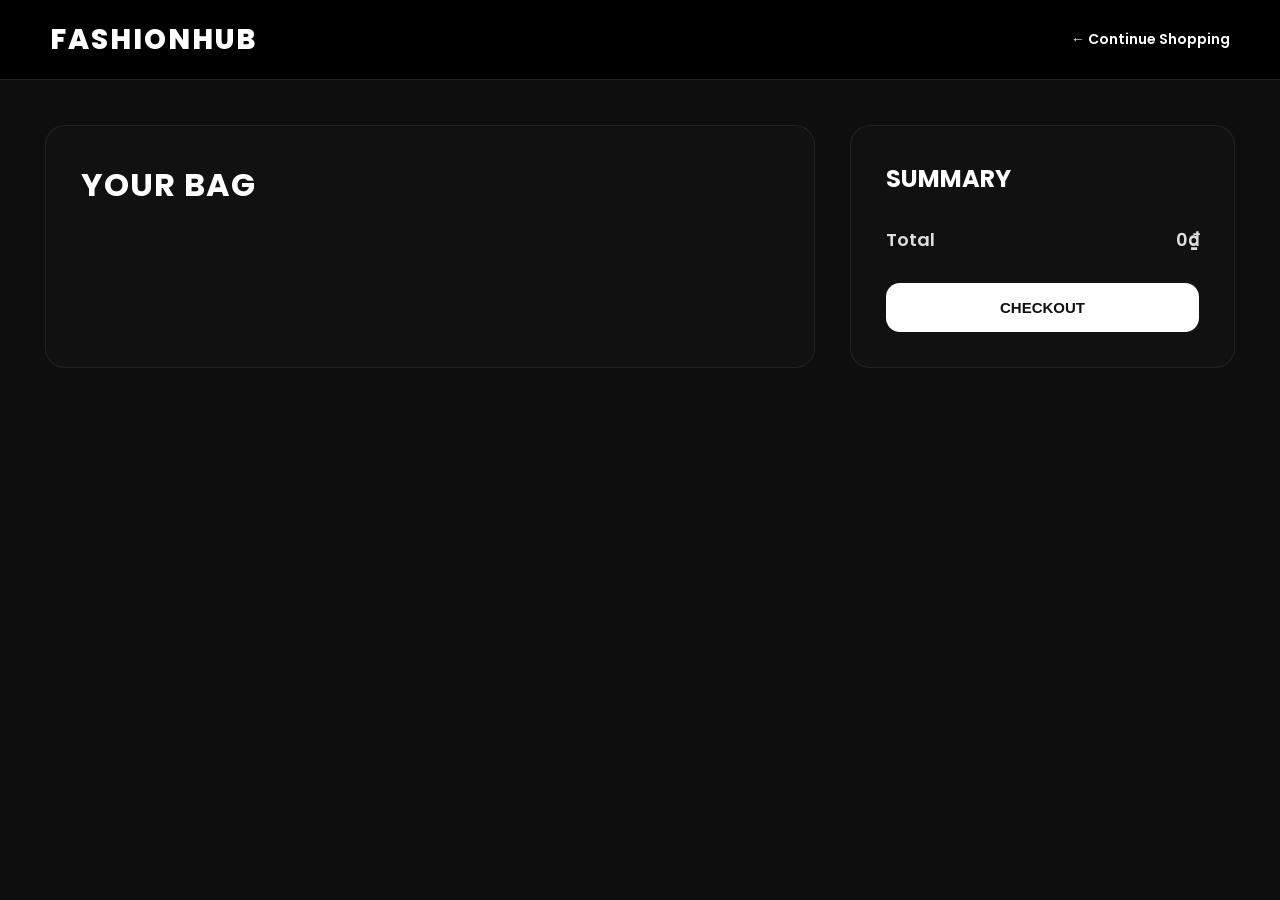
<file: cart.html>
<!DOCTYPE html>
<html lang="en">

<head>
    <meta charset="UTF-8">
    <meta name="viewport" content="width=device-width, initial-scale=1.0">

    <title>Cart - FashionHub</title>

    <link rel="stylesheet" href="./css/cart.css">
    <link href="https://fonts.googleapis.com/css2?family=Poppins:wght@300;400;500;600;700&display=swap" rel="stylesheet">
</head>

<body>

    <!-- HEADER -->
    <header class="cart-header">

        <div class="logo">FASHIONHUB</div>

        <a href="index.html" class="back-btn">
            ← Continue Shopping
        </a>

    </header>

    <!-- CART -->
    <section class="cart-page">

        <div class="cart-left">

            <h1>YOUR BAG</h1>

            <div id="cartItems"></div>

        </div>

        <div class="cart-right">

            <h2>SUMMARY</h2>

            <div class="summary-row">
                <span>Total</span>
                <span id="total">0₫</span>
            </div>

          <button onclick="window.location.href='checkout.html'" class="checkout-btn">
            CHECKOUT
                </button>

        </div>

    </section>
    <script src="./java/api.js" defer></script>
    <script src="./java/cart.js"></script>

</body>
</html>
</file>
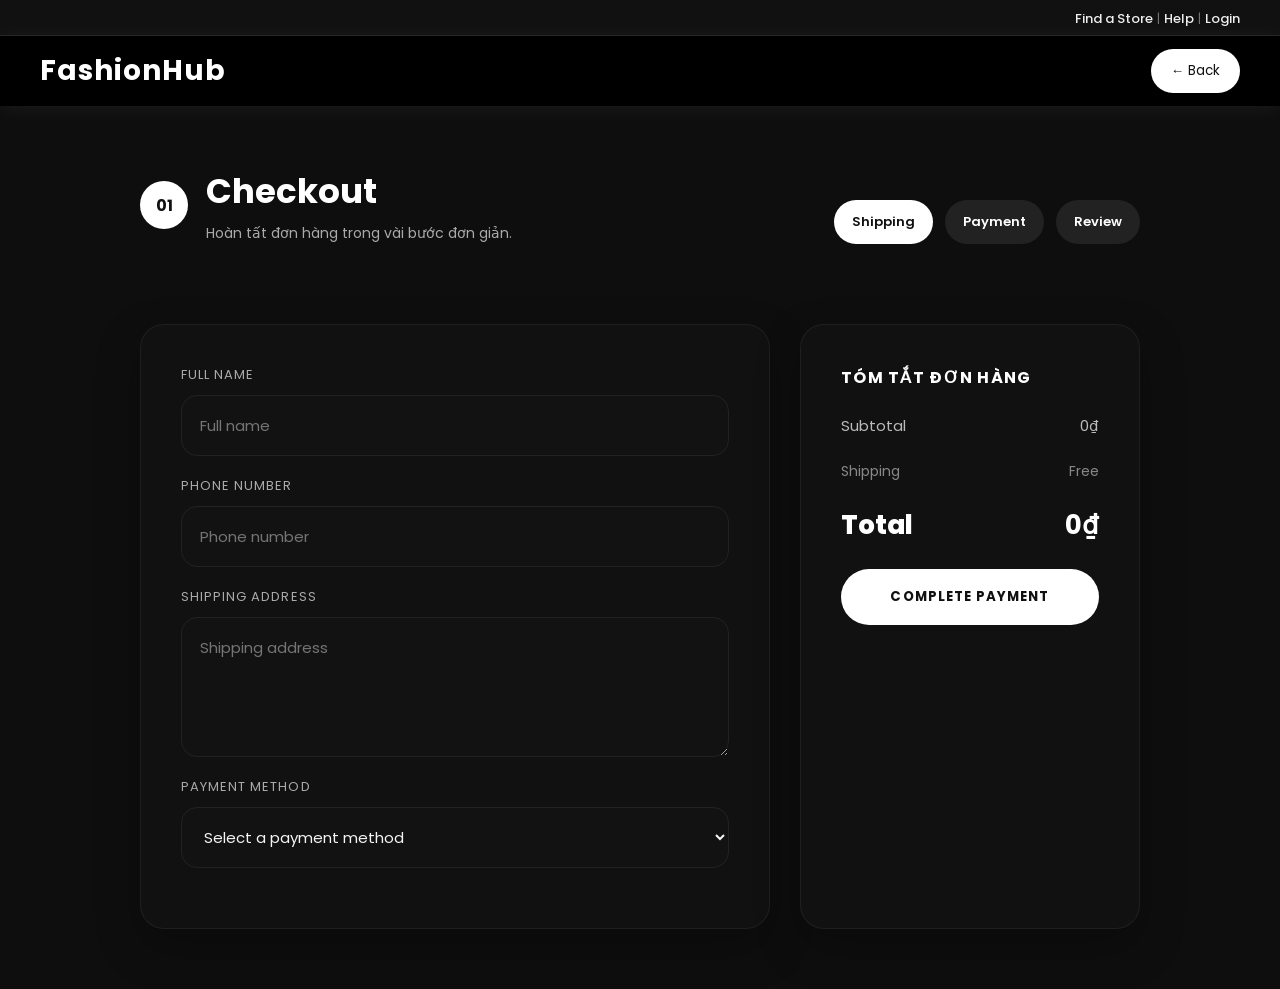
<file: checkout.html>
<!DOCTYPE html>
<html lang="en">

<head>

<meta charset="UTF-8">

<meta
name="viewport"
content=
"width=device-width,initial-scale=1">

<title>
Checkout
</title>

<link
rel="stylesheet"
href="./css/checkout.css">

<link
href="https://fonts.googleapis.com/css2?family=Poppins:wght@300;400;500;600;700&display=swap"
rel="stylesheet">

<script src="./java/api.js" defer></script>
<script
src="./java/checkout.js"
defer>
</script>

</head>

<body>
    

<div class="top-navbar">
  <nav>
    <a href="#">Find a Store</a>
    <span>|</span>
    <a href="#">Help</a>
    <span>|</span>
    <a href="login.html" id="authBtn" onclick="handleAuthAction()">Login</a>
  </nav>
</div>

<header class="main-header">
  <a class="logo" href="index.html">FashionHub</a>

<button
class="back"

onclick="
location.href='cart.html'
">

← Back

</button>

</header>


<section class="checkout">
  <div class="checkout-header">
    <div class="section-title">
      <span>01</span>
      <div>
        <h1>Checkout</h1>
        <p>Hoàn tất đơn hàng trong vài bước đơn giản.</p>
      </div>
    </div>
    <div class="steps">
      <div class="step active">Shipping</div>
      <div class="step">Payment</div>
      <div class="step">Review</div>
    </div>
  </div>

  <div id="checkoutItems"></div>

  <div class="form">
    <div class="form-left">
      <div class="field-group">
        <label for="name">Full name</label>
        <input id="name" placeholder="Full name">
      </div>
      <div class="field-group">
        <label for="phone">Phone number</label>
        <input id="phone" placeholder="Phone number">
      </div>
      <div class="field-group">
        <label for="address">Shipping address</label>
        <textarea id="address" placeholder="Shipping address"></textarea>
      </div>
      <div class="field-group">
        <label for="paymentMethod">Payment method</label>
        <select id="paymentMethod">
          <option value="">Select a payment method</option>
          <option value="momo">Momo</option>
          <option value="bank">Bank transfer</option>
          <option value="card">Card</option>
        </select>
      </div>
    </div>
    <aside class="form-right">
      <div class="summary-panel">
        <div class="summary-title">Tóm tắt đơn hàng</div>
        <div class="summary-line">
          <span>Subtotal</span>
          <span id="total">0₫</span>
        </div>
        <div class="summary-line small">
          <span>Shipping</span>
          <span>Free</span>
        </div>
        <div class="summary-total">
          <span>Total</span>
          <strong id="summaryTotal">0₫</strong>
        </div>
        <button onclick="placeOrder()">Complete payment</button>
      </div>
    </aside>
  </div>
</section>

</body>

</html>
</file>
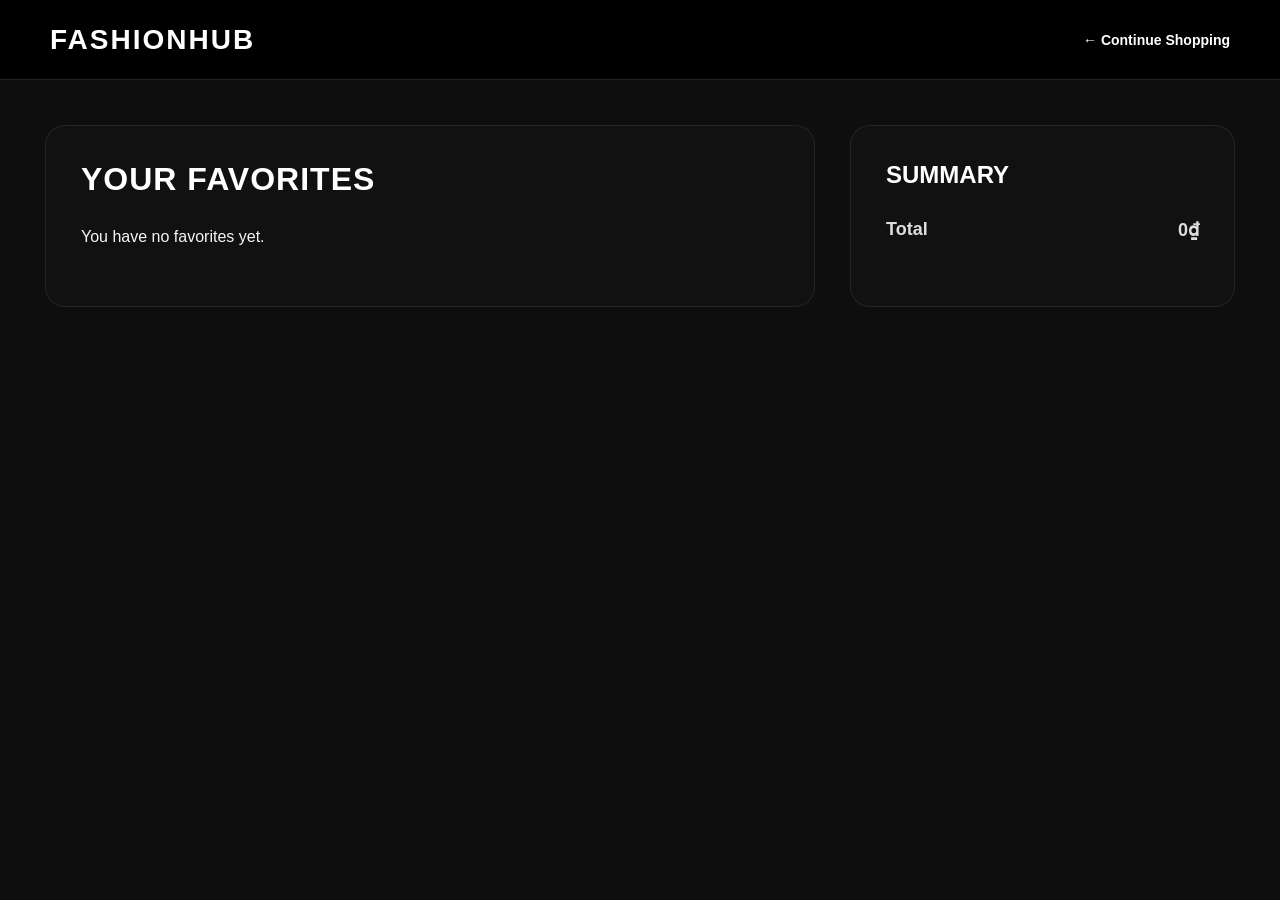
<file: favorite.html>
<!DOCTYPE html>
<html lang="en">

<head>
    <meta charset="UTF-8">
    <meta name="viewport" content="width=device-width, initial-scale=1.0">
    <title>Favorites - FashionHub</title>
    <link rel="stylesheet" href="./css/cart.css">
</head>

<body>
    <header class="cart-header">
        <div class="logo">FASHIONHUB</div>
        <a href="index.html" class="back-btn">← Continue Shopping</a>
    </header>

    <section class="cart-page">
        <div class="cart-left">
            <h1>YOUR FAVORITES</h1>
            <div id="favoriteItems"></div>
        </div>
        <div class="cart-right">
            <h2>SUMMARY</h2>
            <div class="summary-row">
                <span>Total</span>
                <span id="favoriteTotal">0₫</span>
            </div>
        </div>
    </section>

    <script src="./java/api.js" defer></script>
    <script src="./java/favorite.js"></script>
</body>

</html>
</file>
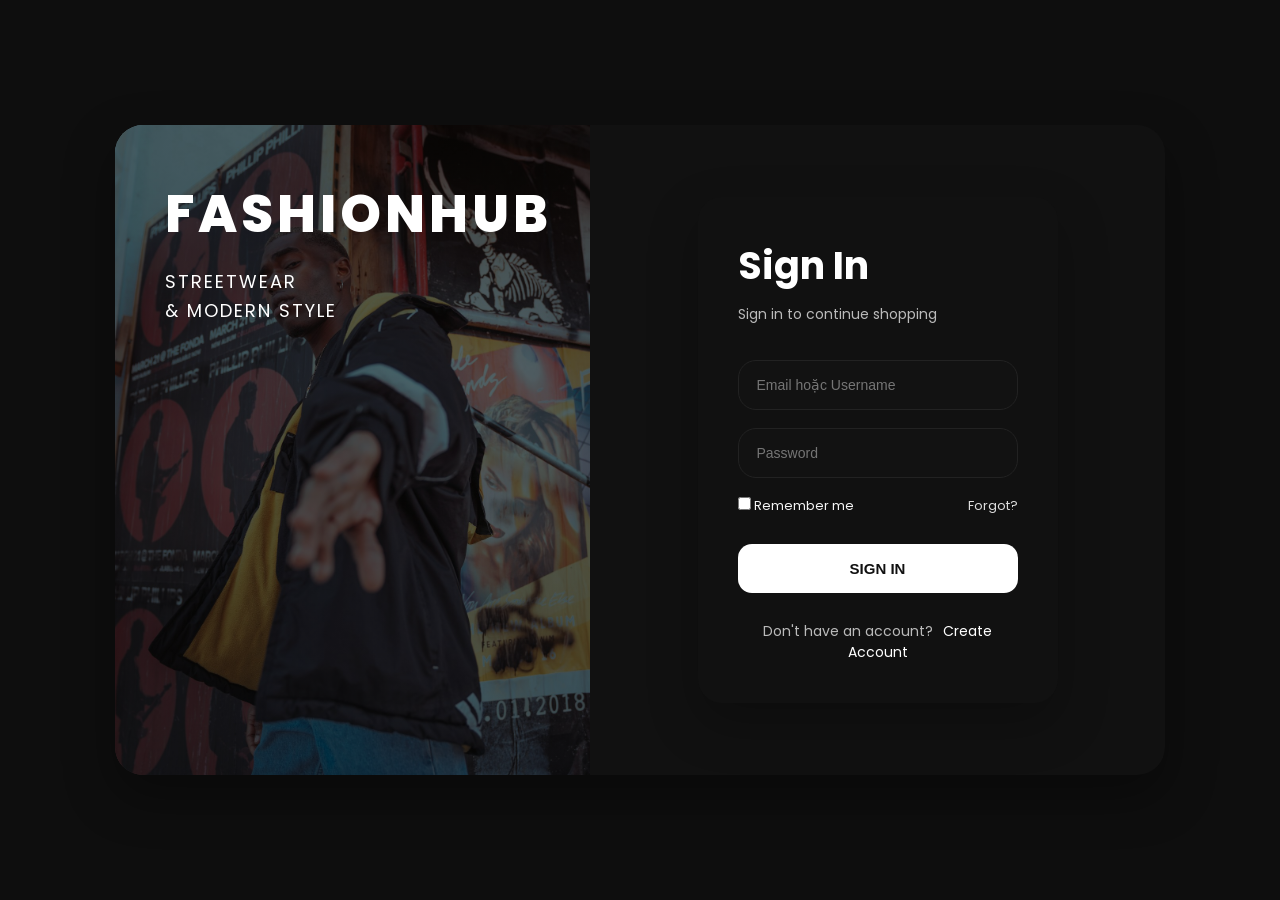
<file: login.html>
<!DOCTYPE html>
<html lang="en">

<head>
    <meta charset="UTF-8">

    <meta name="viewport"
          content="width=device-width, initial-scale=1.0">

    <title>FashionHub Login</title>

    <link rel="stylesheet" href="./css/login.css">

    <link href="https://fonts.googleapis.com/css2?family=Poppins:wght@300;400;500;600;700;800&display=swap"
          rel="stylesheet">
</head>

<body class="body">

    <div class="login-container">

        <div class="left-side">

            <div class="overlay">

                <h1>FASHIONHUB</h1>

                <p>
                    STREETWEAR<br>
                    & MODERN STYLE
                </p>

            </div>

        </div>

        <div class="right-side">

            <form id="loginForm" class="form">

                <h2>Sign In</h2>

                <p class="subtitle">
                    Sign in to continue shopping
                </p>

                <input type="text"
                       id="username"
                       class="input"
                       placeholder="Email hoặc Username"
                       required>

                <input type="password"
                       id="password"
                       class="input"
                       placeholder="Password"
                       required>

                <div class="form-options">

                    <label>
                        <input type="checkbox">
                        Remember me
                    </label>

                    <a href="#">
                        Forgot?
                    </a>

                </div>

                <button type="submit" class="button">
                    SIGN IN
                </button>

                <div class="register-link">

                    <span>Don't have an account?</span>

                    <a href="register.html">
                        Create Account
                    </a>

                </div>

                <p id="message"></p>

            </form>

        </div>

    </div>

    <script src="./java/api.js" defer></script>
    <script src="./java/login.js"></script>

</body>
</html>
</file>
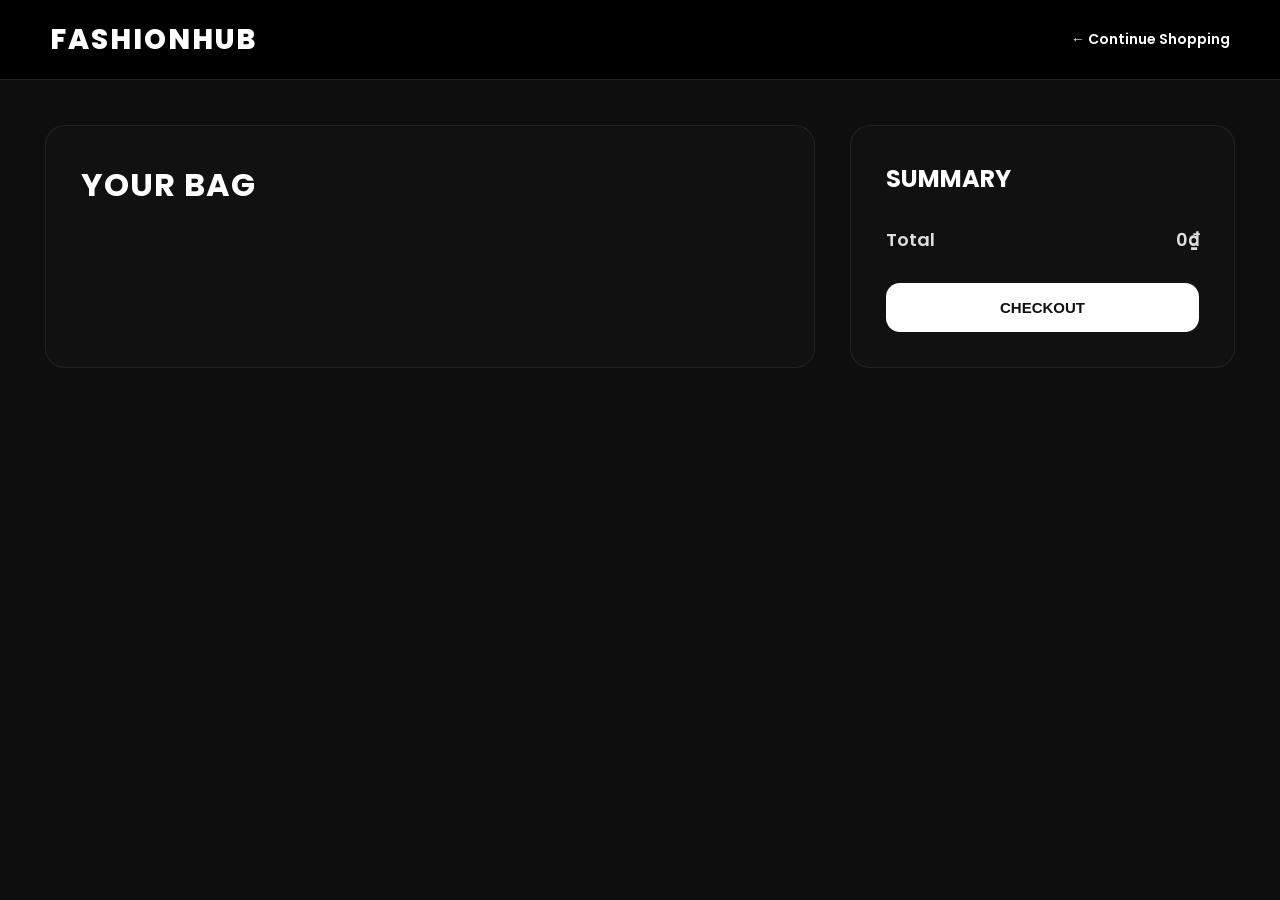
<file: payment.html>
<!DOCTYPE html>
<html lang="en">

<head>
<meta charset="UTF-8">
<meta name="viewport" content="width=device-width,initial-scale=1">
<title>Payment</title>
<link rel="stylesheet" href="./css/checkout.css">
<script src="./java/api.js" defer></script>
<script src="./java/payment.js" defer></script>
</head>

<body>
<header class="main-header">
  <a class="logo" href="index.html">FashionHub</a>
  <button class="back" onclick="location.href='checkout.html'">← Back to Checkout</button>
</header>

<section class="checkout payment-page">
  <div class="checkout-header">
    <div class="section-title">
      <span>02</span>
      <div>
        <h1>Payment</h1>
        <p>Confirm your details and complete your order.</p>
      </div>
    </div>
    <div class="steps">
      <div class="step">Shipping</div>
      <div class="step active">Payment</div>
      <div class="step">Complete</div>
    </div>
  </div>

  <div class="payment-grid">
    <div class="payment-left">
      <div class="panel panel-soft">
        <div class="panel-head">
          <div>
            <span class="panel-label">Delivery details</span>
            <h2>Review order</h2>
          </div>
          <div class="panel-meta">Secure payment</div>
        </div>
        <div id="paymentSummary"></div>
      </div>
    </div>

    <aside class="payment-right">
      <div class="panel panel-dark">
        <div class="summary-title">Order summary</div>
        <div class="summary-line">
          <span>Items</span>
          <span id="itemCount">0</span>
        </div>
        <div class="summary-line">
          <span>Delivery</span>
          <span>Free</span>
        </div>
        <div class="summary-total">
          <span>Total</span>
          <strong id="summaryTotal">0₫</strong>
        </div>
        <button onclick="completePayment()">Pay securely</button>
      </div>
    </aside>
  </div>
</section>
</body>

</html>
</file>
<file: css/cart.css>
*{
    margin:0;
    padding:0;
    box-sizing:border-box;
}

body{
    font-family:'Poppins',sans-serif;

    background:#0e0e0e;

    color:#f5f5f5;
}

/* HEADER */

.cart-header{
    height:80px;

    display:flex;
    justify-content:space-between;
    align-items:center;

    padding:0 50px;

    background:#000;

    border-bottom:1px solid #222;
}

.logo{
    font-size:28px;
    font-weight:800;

    letter-spacing:2px;
    color:#fff;
}

.back-btn{
    text-decoration:none;

    color:#fff;

    font-size:14px;
    font-weight:600;
}

/* PAGE */

.cart-page{
    display:grid;

    grid-template-columns:2fr 1fr;

    gap:35px;

    padding:45px;
}

/* LEFT */

.cart-left{
    background:#111;

    padding:35px;

    border-radius:20px;
    border:1px solid rgba(255,255,255,0.08);
}

.cart-left h1{
    margin-bottom:30px;

    font-size:32px;

    letter-spacing:1px;
    color:#fff;
}

/* RIGHT */

.cart-right{
    height:fit-content;

    background:#111;

    padding:35px;

    border-radius:20px;
    border:1px solid rgba(255,255,255,0.08);
}

.cart-right h2{
    margin-bottom:30px;

    font-size:24px;
    color:#fff;
}

.summary-row{
    display:flex;
    justify-content:space-between;

    margin-bottom:30px;

    font-size:18px;
    font-weight:600;
    color:#ddd;
}

/* BUTTON */

.checkout-btn{
    width:100%;

    padding:16px;

    border:none;

    border-radius:14px;

    background:#fff;

    color:#111;

    font-size:15px;
    font-weight:600;

    cursor:pointer;

    transition:0.3s;
}

.checkout-btn:hover{
    background:#f1f1f1;
}

/* CART ITEM */

.cart-item{
    display:flex;
    align-items:center;

    gap:18px;

    padding:18px 0;

    border-bottom:1px solid #222;
}

.cart-item img{
    width:110px;
    height:110px;

    object-fit:cover;

    border-radius:14px;
}

.cart-info h3{
    font-size:17px;

    margin-bottom:8px;
    color:#fff;
}

.cart-info p{
    color:#bbb;
}

.cart-actions{
    display:flex;
    flex-direction:column;
    gap:10px;
}

.cart-actions button{
    border:none;
    border-radius:12px;
    padding:10px 14px;
    cursor:pointer;
    font-weight:600;
    color:#fff;
    background:#222;
}

.favorite-btn{
    background:#222;
    color:#fff;
}

.favorite-btn:hover{
    background:#333;
}

.remove-btn{
    background:#111;
    color:#fff;
}

.remove-btn:hover{
    background:#222;
}

/* RESPONSIVE */

@media(max-width:900px){

    .cart-page{
        grid-template-columns:1fr;
    }

}

/* Disable hover pop-up animations globally */
*,
*::before,
*::after {
    transition: none !important;
    animation: none !important;
}

*:hover {
    transform: none !important;
}
</file>
<file: css/checkout.css>
﻿*{
  margin:0;
  padding:0;
  box-sizing:border-box;
  font-family:Poppins,sans-serif;
}

body{
  background:#0e0e0e;
  font-family:'Poppins',sans-serif;
  color:#f5f5f5;
}

.top-navbar{
  height:36px;
  display:flex;
  align-items:center;
  justify-content:flex-end;
  gap:12px;
  padding:0 40px;
  background:#111;
  border-bottom:1px solid #222;
}

.top-navbar a{
  display:inline-block;
  text-decoration:none;
  color:#eee;
  font-size:13px;
  font-weight:500;
  transition:0.3s;
}

.top-navbar a:hover{
  opacity:0.8;
}

.top-navbar span{
  color:#777;
  font-size:12px;
}

.main-header{
  height:70px;
  display:flex;
  justify-content:space-between;
  align-items:center;
  padding:0 40px;
  background:#000;
  position:sticky;
  top:0;
  z-index:9999;
  box-shadow:0 2px 20px rgba(255,255,255,0.06);
}

.logo{
  color:#fff;
  text-decoration:none;
  font-family:'Poppins', sans-serif;
  font-size:28px;
  font-weight:700;
  letter-spacing:1px;
}

.back{
  padding:12px 20px;
  border:none;
  background:#fff;
  color:#111;
  border-radius:999px;
  cursor:pointer;
}

.checkout{
  max-width:1080px;
  margin:auto;
  padding:60px 40px;
}

.checkout-header{
  display:flex;
  justify-content:space-between;
  align-items:flex-end;
  gap:20px;
  margin-bottom:40px;
}

.section-title{
  display:flex;
  align-items:center;
  gap:18px;
}

.section-title span{
  display:flex;
  width:48px;
  height:48px;
  align-items:center;
  justify-content:center;
  border-radius:50%;
  background:#fff;
  color:#111;
  font-weight:700;
}

.section-title h1{
  font-size:34px;
  margin-bottom:6px;
  color:#fff;
}

.section-title p{
  color:#aaa;
  font-size:14px;
}

.steps{
  display:flex;
  gap:12px;
  flex-wrap:wrap;
}

.step{
  padding:12px 18px;
  border-radius:999px;
  background:#222;
  color:#fff;
  font-size:13px;
  font-weight:600;
}

.step.active{
  background:#fff;
  color:#111;
}

#checkoutItems{
  display:grid;
  gap:20px;
}

.item{
  background:#111;
  padding:24px;
  display:flex;
  gap:24px;
  align-items:center;
  box-shadow:0 18px 45px rgba(0,0,0,0.25);
  border:1px solid rgba(255,255,255,0.06);
}

.item img{
  width:180px;
  height:200px;
  object-fit:cover;
}

.info{
  flex:1;
}

.info h2{
  font-size:20px;
  margin-bottom:10px;
  color:#fff;
}

.info p{
  color:#bbb;
  margin-bottom:12px;
}

.price{
  font-size:22px;
  font-weight:700;
  color:#fff;
}

.form{
  display:grid;
  grid-template-columns:1fr 340px;
  gap:30px;
  margin-top:40px;
}

.form-left,
.form-right{
  background:#111;
  padding:40px;
  border-radius:24px;
  box-shadow:0 18px 45px rgba(0,0,0,0.25);
  border:1px solid rgba(255,255,255,0.06);
}

.field-group{
  display:flex;
  flex-direction:column;
  gap:10px;
  margin-bottom:20px;
}

.field-group label{
  font-size:13px;
  color:#aaa;
  text-transform:uppercase;
  letter-spacing:0.08em;
}

input,
textarea,
select{
  width:100%;
  padding:18px;
  border:1px solid #222;
  border-radius:16px;
  outline:none;
  font-size:15px;
  background:#121212;
  color:#f5f5f5;
}

textarea{
  min-height:140px;
}

.summary-panel{
  display:flex;
  flex-direction:column;
  gap:24px;
}

.summary-title{
  font-size:16px;
  font-weight:700;
  text-transform:uppercase;
  letter-spacing:0.08em;
  color:#fff;
}

.summary-line,
.summary-total{
  display:flex;
  justify-content:space-between;
  align-items:center;
  gap:10px;
}

.summary-line{
  color:#bbb;
  font-size:15px;
}

.summary-line.small{
  color:#888;
  font-size:14px;
}

.summary-total{
  font-size:26px;
  font-weight:800;
  color:#fff;
}

.form-right button{
  width:100%;
  padding:18px;
  background:#fff;
  color:#111;
  border:none;
  border-radius:999px;
  cursor:pointer;
  text-transform:uppercase;
  letter-spacing:0.08em;
  font-weight:700;
}

.form-right button:hover{
  background:#f1f1f1;
}

.payment-page .payment-grid{
  display:grid;
  grid-template-columns:1.7fr 0.9fr;
  gap:30px;
  margin-top:30px;
}

.payment-page .payment-left,
.payment-page .payment-right{
  display:flex;
  flex-direction:column;
  gap:24px;
}

.panel{
  background:#111;
  border-radius:28px;
  box-shadow:0 24px 60px rgba(0,0,0,0.25);
  border:1px solid rgba(255,255,255,0.06);
}

.panel-soft{
  padding:32px;
}

.panel-dark{
  padding:32px;
  background:#111;
  color:#fff;
}

.panel-head{
  display:flex;
  justify-content:space-between;
  gap:20px;
  align-items:flex-end;
  margin-bottom:30px;
}

.panel-label{
  font-size:13px;
  text-transform:uppercase;
  letter-spacing:0.2em;
  color:#999;
}

.panel-head h2{
  font-size:28px;
  margin:0;
  color:#fff;
}

.panel-meta{
  color:#888;
  font-size:13px;
  text-transform:uppercase;
  letter-spacing:0.15em;
}

.order-info{
  display:grid;
  grid-template-columns:repeat(2,minmax(180px,1fr));
  gap:18px;
  margin-bottom:30px;
}

.order-info div{
  padding:20px;
  border:1px solid #222;
  border-radius:18px;
  background:#111;
}

.order-info .label{
  display:block;
  margin-bottom:10px;
  color:#777;
  text-transform:uppercase;
  letter-spacing:0.08em;
  font-size:12px;
}

.order-items{
  display:grid;
  gap:18px;
}

.order-items .item{
  display:grid;
  grid-template-columns:100px 1fr auto;
  gap:18px;
  align-items:center;
  padding:20px;
  border-radius:22px;
  border:1px solid #222;
  background:#111;
}

.order-items .item img{
  width:100px;
  height:100px;
  object-fit:cover;
  border-radius:18px;
}

.order-items .item .info h2{
  font-size:18px;
  margin:0 0 8px;
  color:#fff;
}

.order-items .item .info p{
  margin:0;
  color:#ccc;
}

.order-items .item .price{
  font-size:18px;
  font-weight:700;
  color:#fff;
}

.order-footer{
  margin-top:30px;
  display:grid;
  gap:14px;
}

.order-footer div{
  display:flex;
  justify-content:space-between;
  align-items:center;
  color:#bbb;
}

.order-total{
  font-size:20px;
  font-weight:800;
  color:#fff;
}

.payment-page .panel-dark .summary-title{
  color:#fff;
  margin-bottom:24px;
  font-size:14px;
}

.payment-page .panel-dark .summary-line,
.payment-page .panel-dark .summary-total{
  color:#ddd;
}

.payment-page .panel-dark .summary-total{
  font-size:24px;
  font-weight:800;
  color:#fff;
}

.payment-page .panel-dark button{
  width:100%;
  padding:18px;
  background:#fff;
  color:#111;
  border:none;
  border-radius:999px;
  cursor:pointer;
  text-transform:uppercase;
  letter-spacing:0.08em;
  font-weight:700;
}

.payment-page .panel-dark button:hover{
  background:#f1f1f1;
}

@media (max-width:1000px) {
  .payment-page .payment-grid{
    grid-template-columns:1fr;
  }
}

@media (max-width:680px) {
  .checkout{
    padding:40px 20px;
  }
  .checkout-header{
    flex-direction:column;
    align-items:flex-start;
  }
  .payment-page .panel-head{
    flex-direction:column;
    align-items:flex-start;
  }
}

/* Disable hover pop-up animations globally */
*,
*::before,
*::after {
    transition: none !important;
    animation: none !important;
}

*:hover {
    transform: none !important;
}
</file>
<file: css/login.css>
*{
    margin:0;
    padding:0;
    box-sizing:border-box;
}

.body{
    font-family:'Poppins',sans-serif;

    min-height:100vh;

    display:flex;
    justify-content:center;
    align-items:center;

    background:#0e0e0e;

    padding:20px;
    color:#f5f5f5;
}

/* CONTAINER */

.login-container{
    width:100%;
    max-width:1050px;
    height:650px;

    background:#111;

    display:flex;

    overflow:hidden;

    border-radius:28px;

    box-shadow:
    0 20px 50px rgba(0,0,0,0.35);
}

/* LEFT */

.left-side{
    flex:1;

    background:
    linear-gradient(
        rgba(0,0,0,0.55),
        rgba(0,0,0,0.55)
    ),

    url('../stuff/login.jpg');

    background-size:cover;
    background-position:center;

    position:relative;
}

.overlay{
    position:absolute;

    top:50px;
    left:50px;

    color:#fff;
}

.overlay h1{
    font-size:52px;
    font-weight:800;

    letter-spacing:4px;
}

.overlay p{
    margin-top:15px;

    font-size:18px;

    line-height:1.6;

    letter-spacing:2px;
}

/* RIGHT */

.right-side{
    flex:1;

    display:flex;
    justify-content:center;
    align-items:center;

    padding:50px;
}

/* FORM */

.form{
    width:100%;
    max-width:360px;
    background:#111;
    padding:40px;
    border-radius:24px;
    box-shadow:0 20px 50px rgba(0,0,0,0.25);
}

.form h2{
    font-size:38px;
    font-weight:700;

    color:#fff;
}

.subtitle{
    margin-top:10px;
    margin-bottom:35px;

    color:#bbb;

    font-size:14px;
}

/* INPUT */

.input{
    width:100%;

    padding:16px 18px;

    margin-bottom:18px;

    border:1.5px solid #222;

    background:#121212;

    border-radius:18px;

    outline:none;

    font-size:14px;
    color:#f5f5f5;

    transition:0.3s;
}

.input:focus{
    border-color:#fff;

    background:#181818;

    box-shadow:
    0 0 0 4px rgba(255,255,255,0.08);
}

/* OPTIONS */

.form-options{
    display:flex;
    justify-content:space-between;
    align-items:center;

    margin-bottom:28px;

    font-size:13px;
}

.form-options a{
    text-decoration:none;

    color:#ddd;
}

/* BUTTON */

.button{
    width:100%;

    padding:16px;

    border:none;

    border-radius:14px;

    background:#fff;

    color:#111;

    font-size:15px;
    font-weight:600;

    cursor:pointer;

    transition:0.3s;
}

.button:hover{
    background:#f1f1f1;
}

/* REGISTER */

.register-link{
    margin-top:28px;

    text-align:center;

    font-size:14px;
    color:#bbb;
}

.register-link span{
    color:#bbb;
}

.register-link a{
    margin-left:6px;

    text-decoration:none;
    color:#fff;
}

    color:#111;

    font-weight:600;
}

/* MESSAGE */

#message{
    margin-top:15px;

    text-align:center;
}

/* RESPONSIVE */

@media(max-width:900px){

    .left-side{
        display:none;
    }

    .login-container{
        max-width:450px;
        height:auto;
    }

    .right-side{
        padding:40px 30px;
    }
}

/* Disable hover pop-up animations globally */
*,
*::before,
*::after {
    transition: none !important;
    animation: none !important;
}

*:hover {
    transform: none !important;
}
</file>
